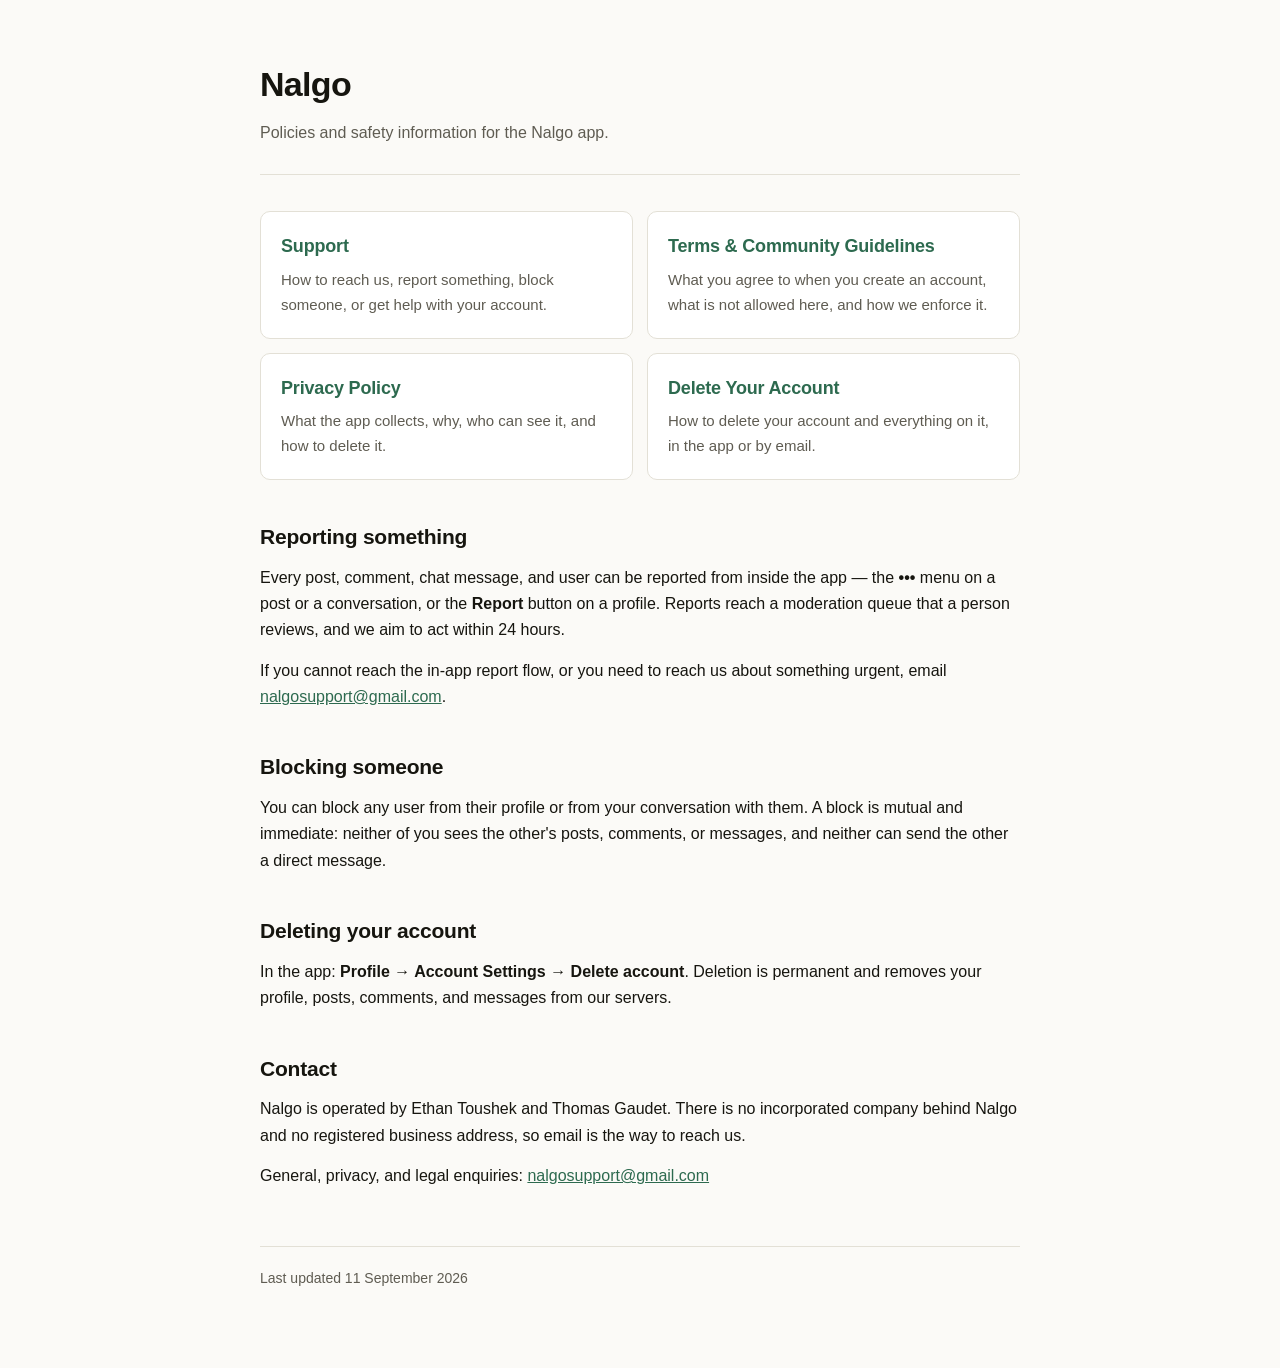
<file: index.html>
<!doctype html>
<html lang="en">
<head>
<meta charset="utf-8">
<meta name="viewport" content="width=device-width, initial-scale=1">
<title>Nalgo — Legal</title>
<link rel="stylesheet" href="style.css">
</head>
<body>

<header>
  <h1>Nalgo</h1>
  <p class="lede">Policies and safety information for the Nalgo app.</p>
</header>

<main>
  <nav class="cards" aria-label="Documents">
    <a class="card" href="support.html">
      <h2>Support</h2>
      <p>How to reach us, report something, block someone, or get help with your account.</p>
    </a>
    <a class="card" href="terms.html">
      <h2>Terms &amp; Community Guidelines</h2>
      <p>What you agree to when you create an account, what is not allowed here, and how we enforce it.</p>
    </a>
    <a class="card" href="privacy.html">
      <h2>Privacy Policy</h2>
      <p>What the app collects, why, who can see it, and how to delete it.</p>
    </a>
    <a class="card" href="delete-account.html">
      <h2>Delete Your Account</h2>
      <p>How to delete your account and everything on it, in the app or by email.</p>
    </a>
  </nav>

  <section>
    <h2>Reporting something</h2>
    <p>
      Every post, comment, chat message, and user can be reported from inside the
      app — the <strong>•••</strong> menu on a post or a conversation, or the
      <strong>Report</strong> button on a profile. Reports reach a moderation
      queue that a person reviews, and we aim to act within 24 hours.
    </p>
    <p>
      If you cannot reach the in-app report flow, or you need to reach us about
      something urgent, email
      <a href="mailto:nalgosupport@gmail.com">nalgosupport@gmail.com</a>.
    </p>
  </section>

  <section>
    <h2>Blocking someone</h2>
    <p>
      You can block any user from their profile or from your conversation with
      them. A block is mutual and immediate: neither of you sees the other's
      posts, comments, or messages, and neither can send the other a direct
      message.
    </p>
  </section>

  <section>
    <h2>Deleting your account</h2>
    <p>
      In the app: <strong>Profile → Account Settings → Delete account</strong>.
      Deletion is permanent and removes your profile, posts, comments, and
      messages from our servers.
    </p>
  </section>

  <section class="contact">
    <h2>Contact</h2>
    <p>
      Nalgo is operated by Ethan Toushek and Thomas Gaudet. There is no
      incorporated company behind Nalgo and no registered business address, so
      email is the way to reach us.
    </p>
    <p>
      General, privacy, and legal enquiries:
      <a href="mailto:nalgosupport@gmail.com">nalgosupport@gmail.com</a>
    </p>
  </section>
</main>

<footer>
  <p>Last updated 11 September 2026</p>
</footer>

</body>
</html>
</file>
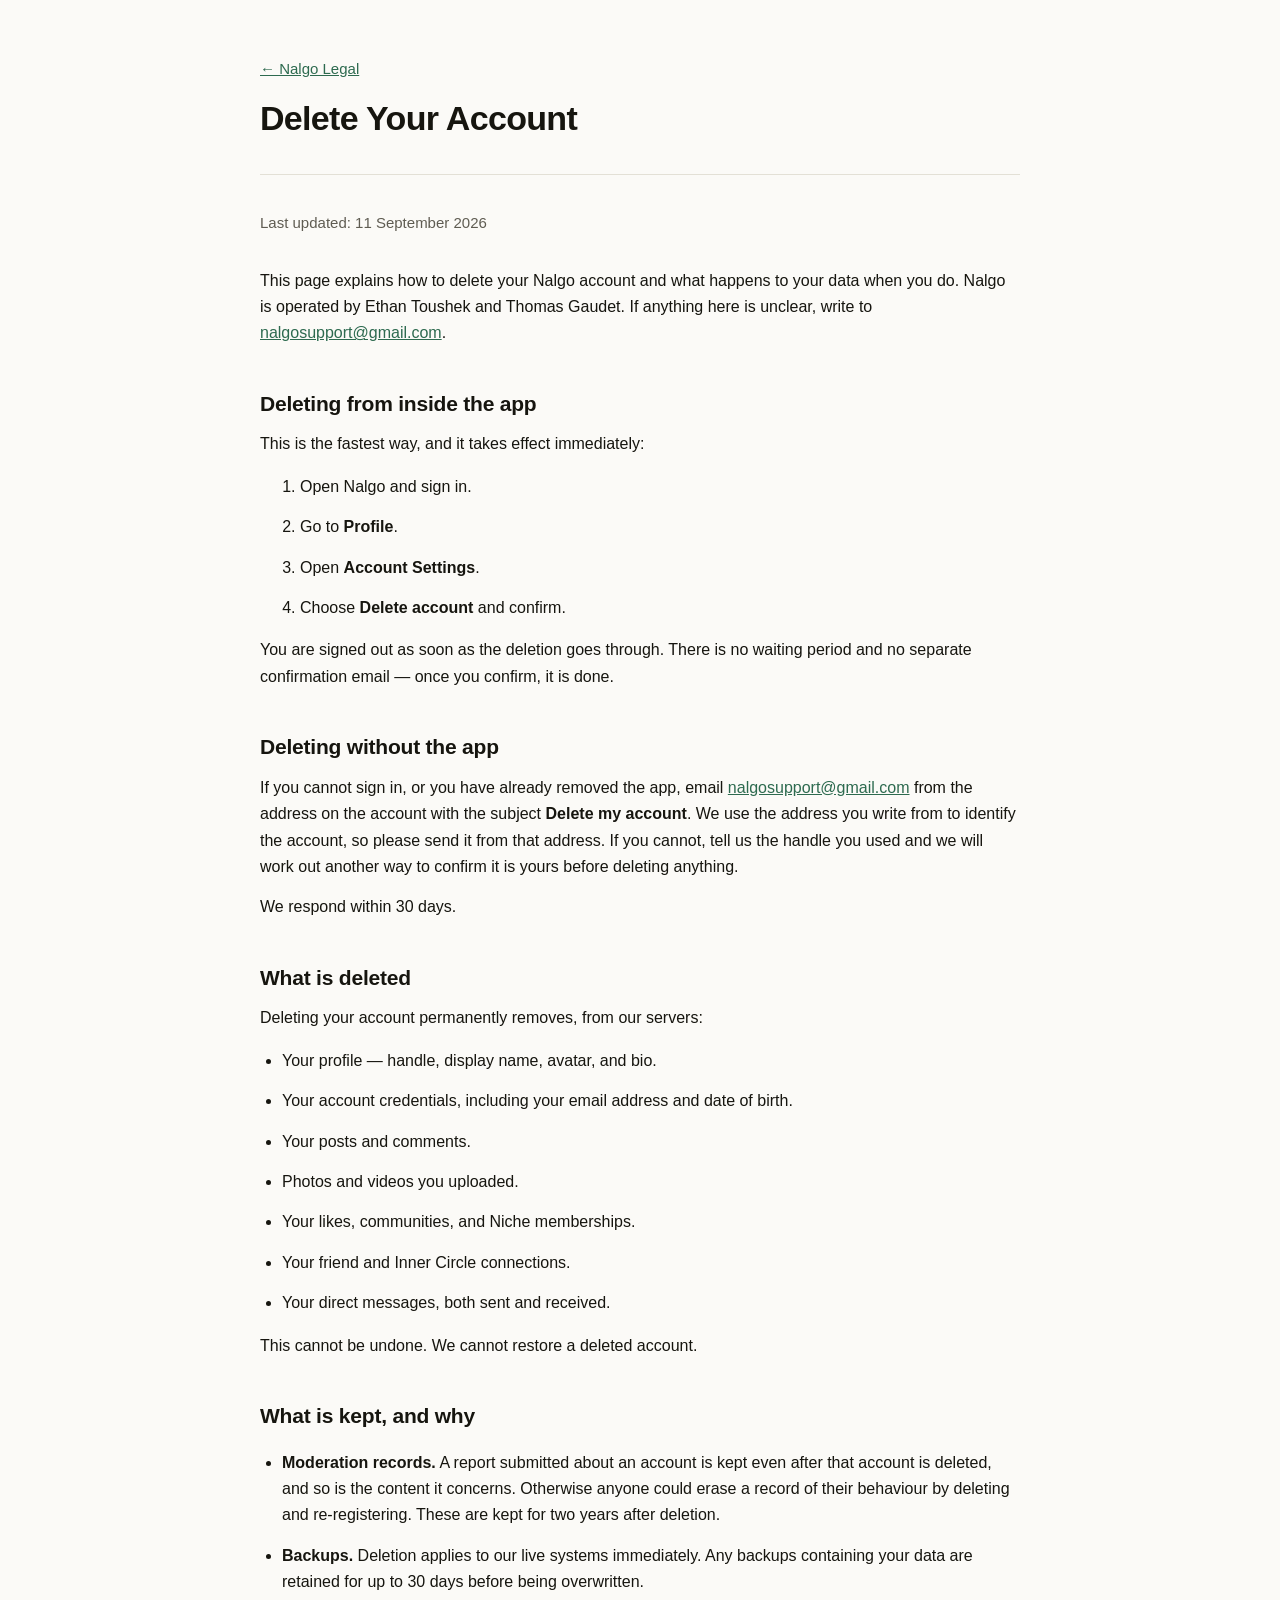
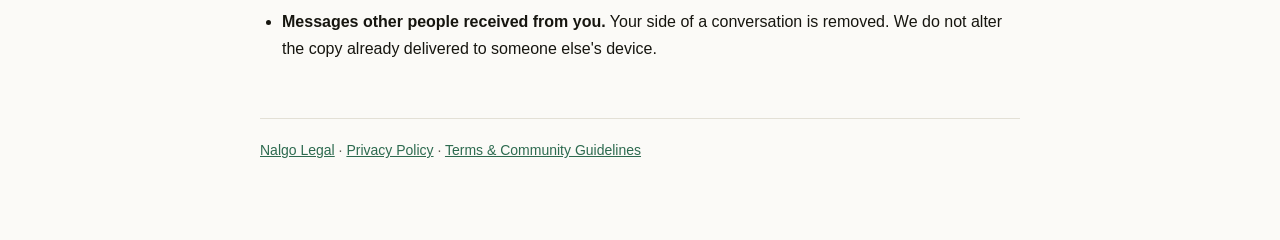
<file: delete-account.html>
<!doctype html>
<html lang="en">
<head>
<meta charset="utf-8">
<meta name="viewport" content="width=device-width, initial-scale=1">
<title>Nalgo — Delete Your Account</title>
<link rel="stylesheet" href="style.css">
</head>
<body>

<header>
  <a class="backlink" href="index.html">← Nalgo Legal</a>
  <h1>Delete Your Account</h1>
</header>

<main>
  <p class="updated">Last updated: 11 September 2026</p>

  <p>
    This page explains how to delete your Nalgo account and what happens to your
    data when you do. Nalgo is operated by
    Ethan Toushek and Thomas Gaudet. If anything here is
    unclear, write to
    <a href="mailto:nalgosupport@gmail.com">nalgosupport@gmail.com</a>.
  </p>

  <h2>Deleting from inside the app</h2>
  <p>This is the fastest way, and it takes effect immediately:</p>
  <ol>
    <li>Open Nalgo and sign in.</li>
    <li>Go to <strong>Profile</strong>.</li>
    <li>Open <strong>Account Settings</strong>.</li>
    <li>Choose <strong>Delete account</strong> and confirm.</li>
  </ol>
  <p>
    You are signed out as soon as the deletion goes through. There is no waiting
    period and no separate confirmation email — once you confirm, it is done.
  </p>

  <h2>Deleting without the app</h2>
  <p>
    If you cannot sign in, or you have already removed the app, email
    <a href="mailto:nalgosupport@gmail.com">nalgosupport@gmail.com</a> from the
    address on the account with the subject <strong>Delete my account</strong>.
    We use the address you write from to identify the account, so please send it
    from that address. If you cannot, tell us the handle you used and we will
    work out another way to confirm it is yours before deleting anything.
  </p>
  <p>
    We respond within
    30 days.
  </p>

  <h2>What is deleted</h2>
  <p>Deleting your account permanently removes, from our servers:</p>
  <ul>
    <li>Your profile — handle, display name, avatar, and bio.</li>
    <li>Your account credentials, including your email address and date of birth.</li>
    <li>Your posts and comments.</li>
    <li>Photos and videos you uploaded.</li>
    <li>Your likes, communities, and Niche memberships.</li>
    <li>Your friend and Inner Circle connections.</li>
    <li>Your direct messages, both sent and received.</li>
  </ul>
  <p>This cannot be undone. We cannot restore a deleted account.</p>

  <h2>What is kept, and why</h2>
  <ul>
    <li>
      <strong>Moderation records.</strong> A report submitted about an account is
      kept even after that account is deleted, and so is the content it
      concerns. Otherwise anyone could erase a record of their behaviour by
      deleting and re-registering. These are kept for
      two years after deletion.
    </li>
    <li>
      <strong>Backups.</strong> Deletion applies to our live systems immediately.
      Any backups containing your data are retained for
      up to 30 days before being
      overwritten.
    </li>
    <li>
      <strong>Messages other people received from you.</strong> Your side of a
      conversation is removed. We do not alter the copy already delivered to
      someone else's device.
    </li>
  </ul>
</main>

<footer>
  <p><a href="index.html">Nalgo Legal</a> · <a href="privacy.html">Privacy Policy</a> · <a href="terms.html">Terms &amp; Community Guidelines</a></p>
</footer>

</body>
</html>
</file>
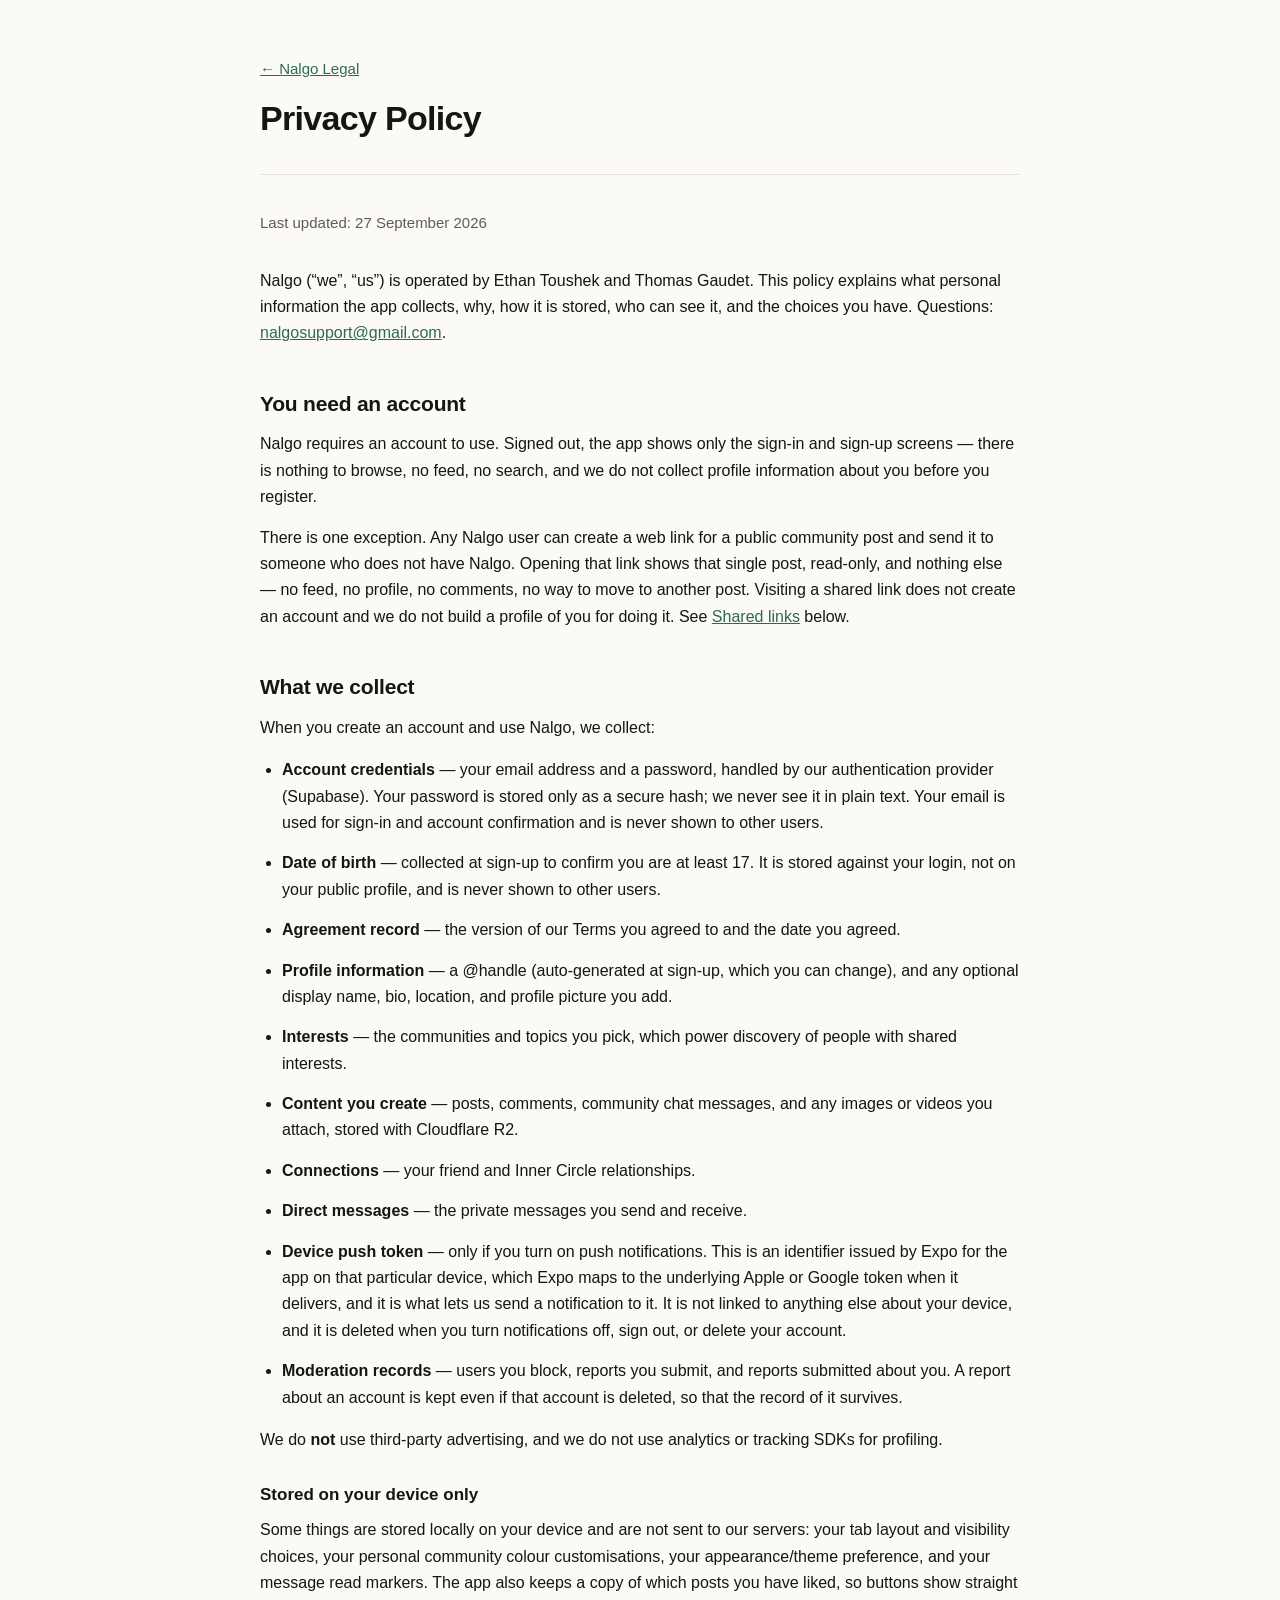
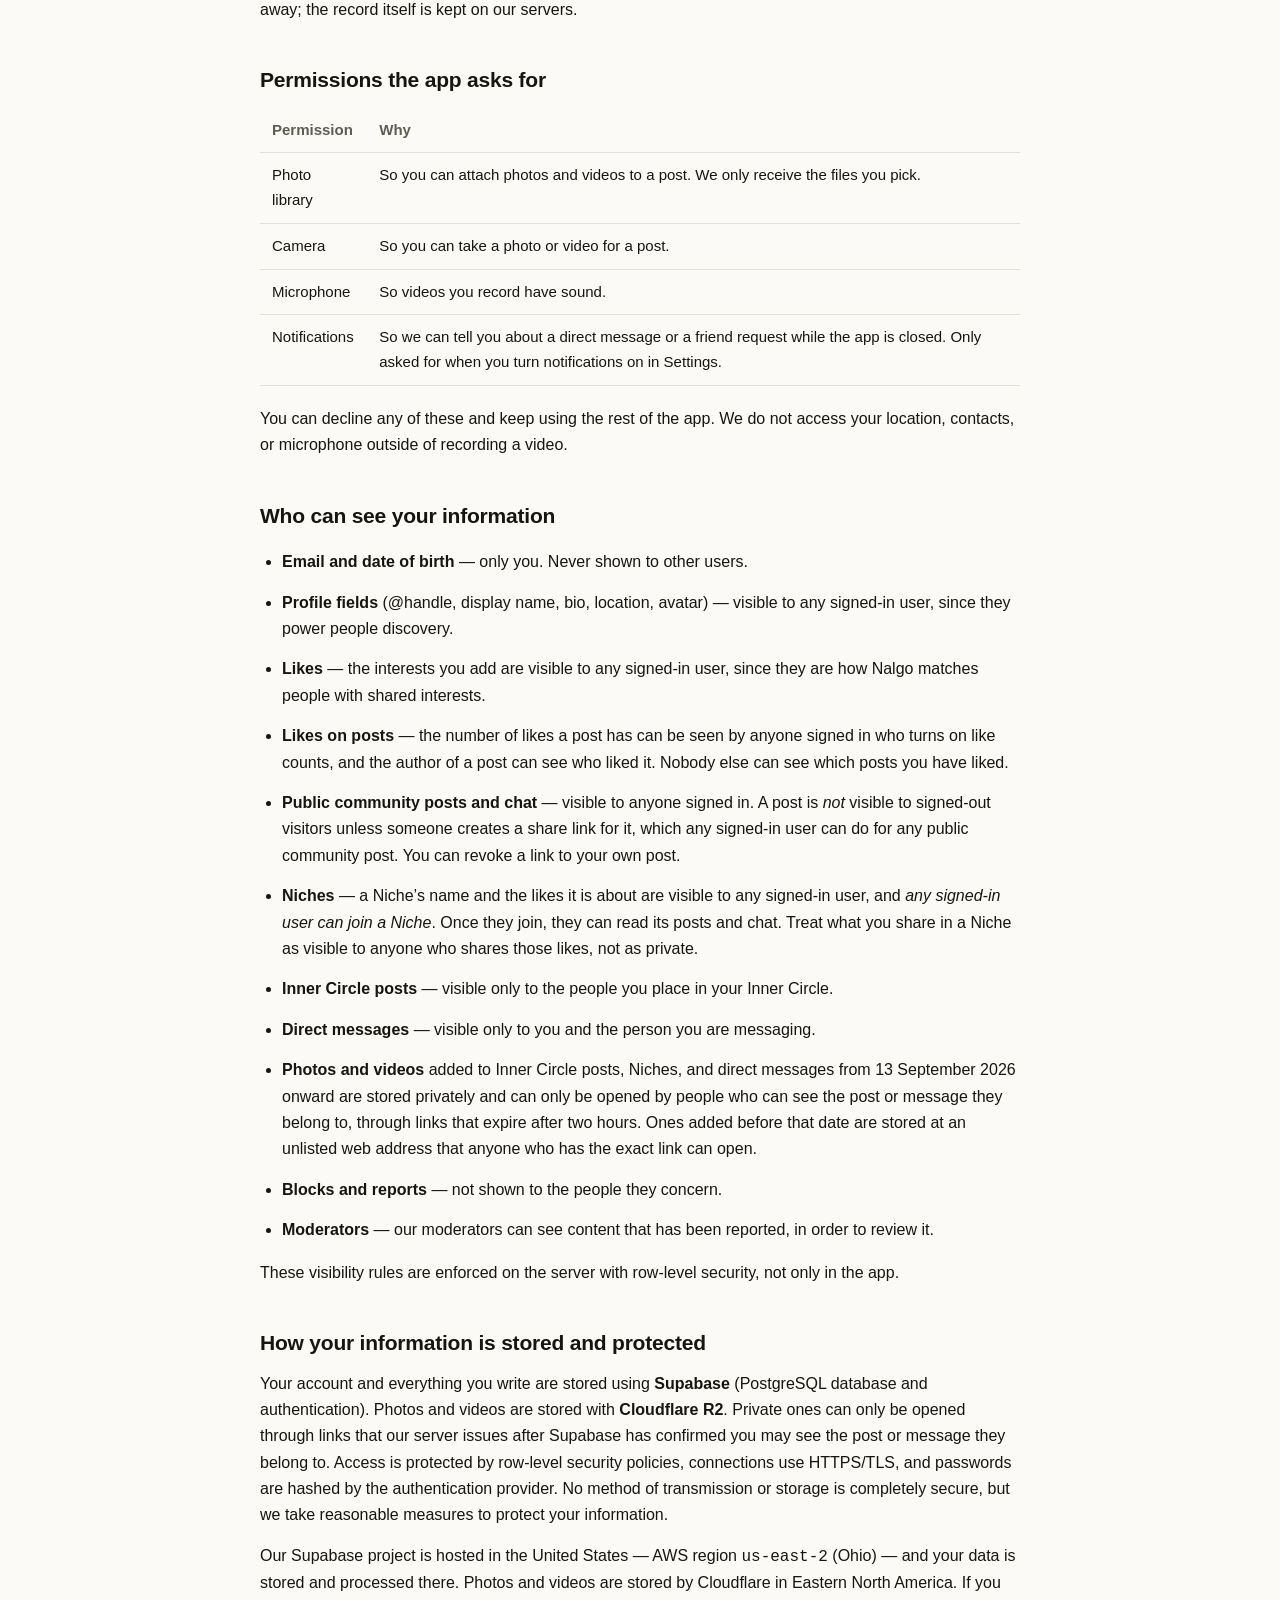
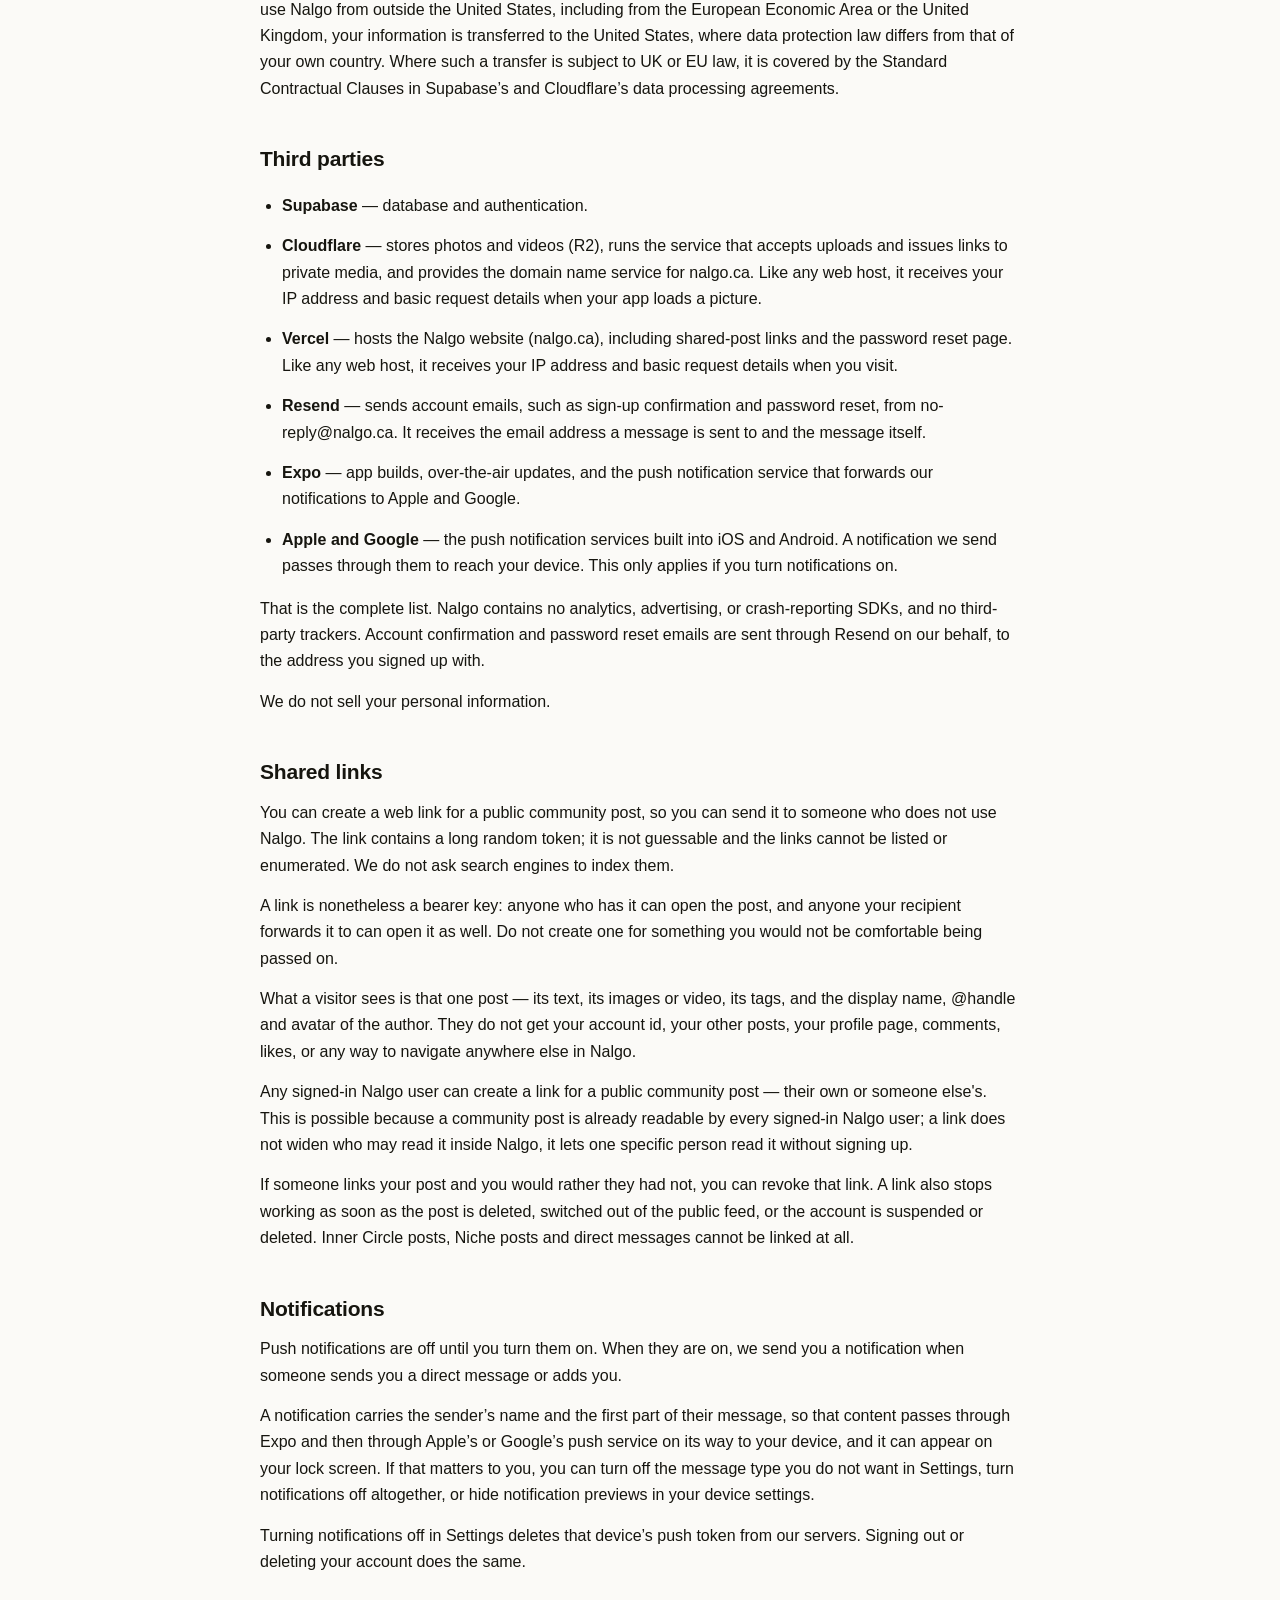
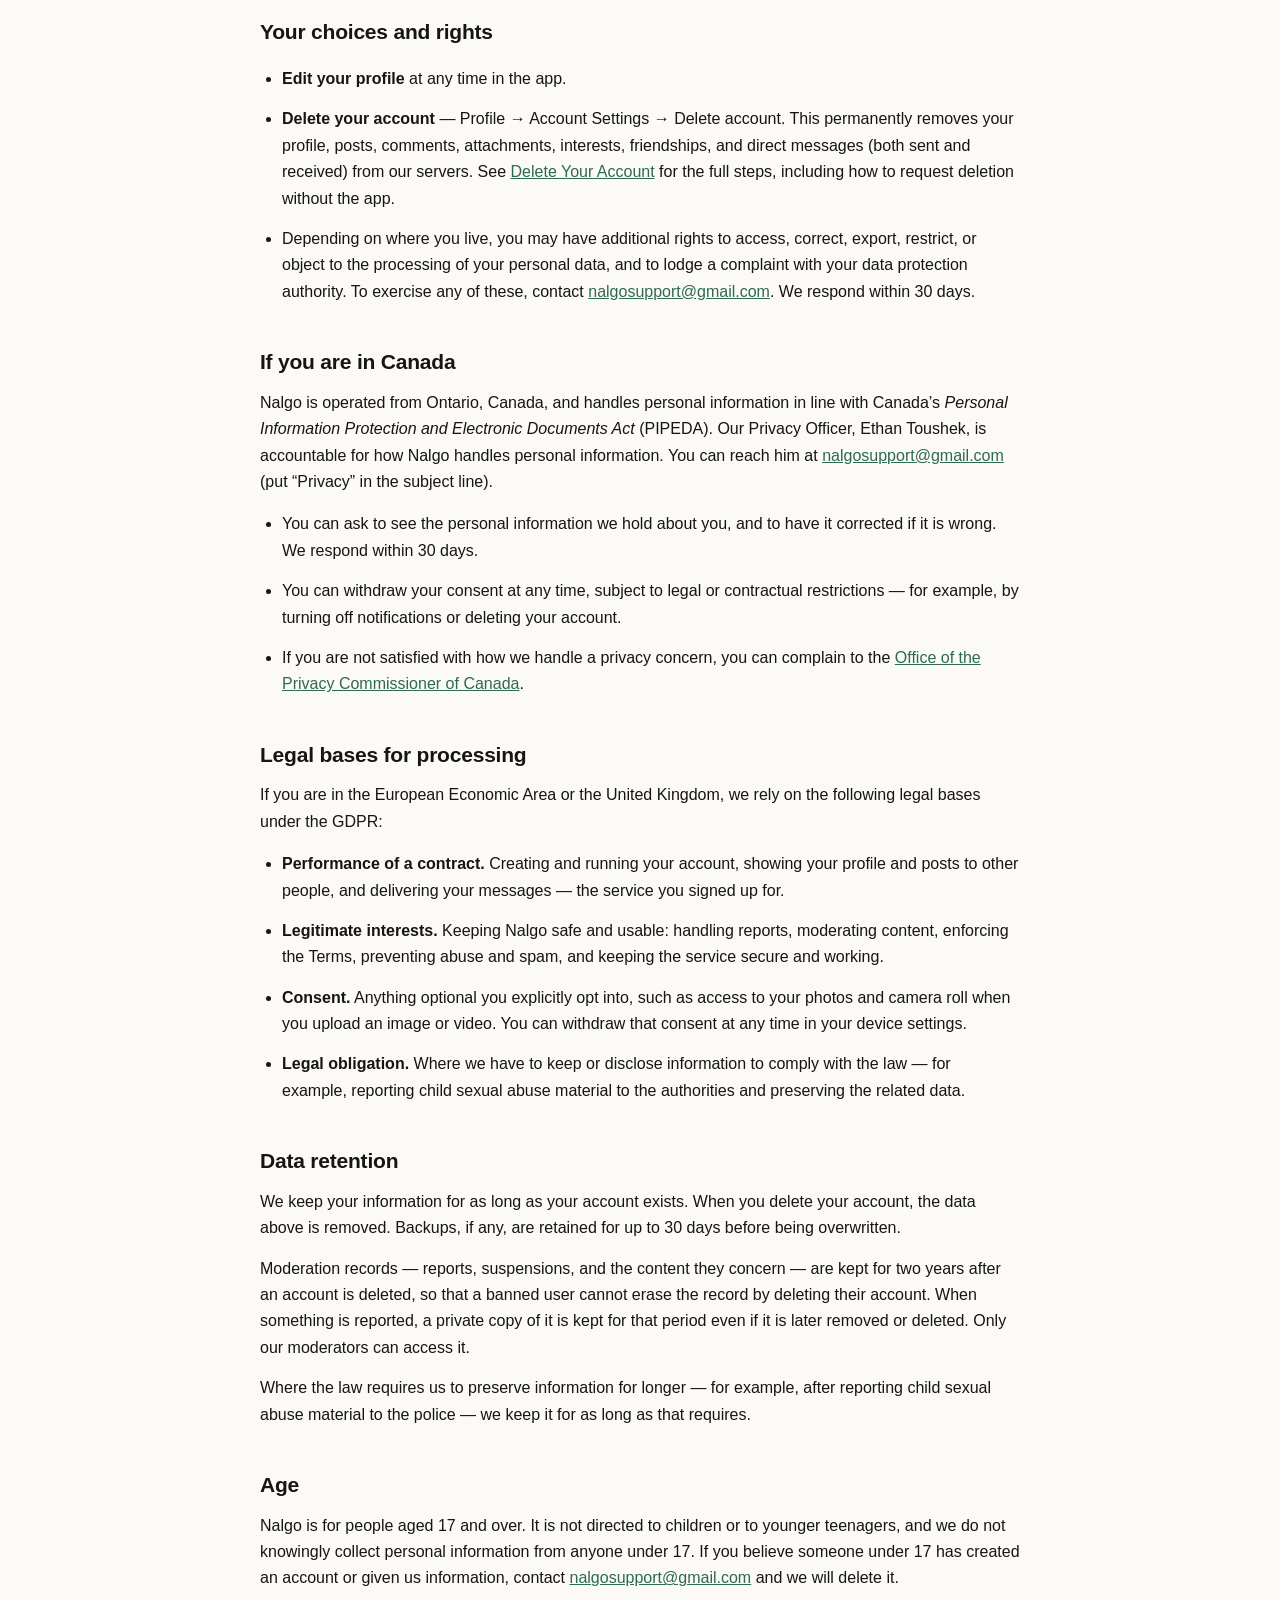
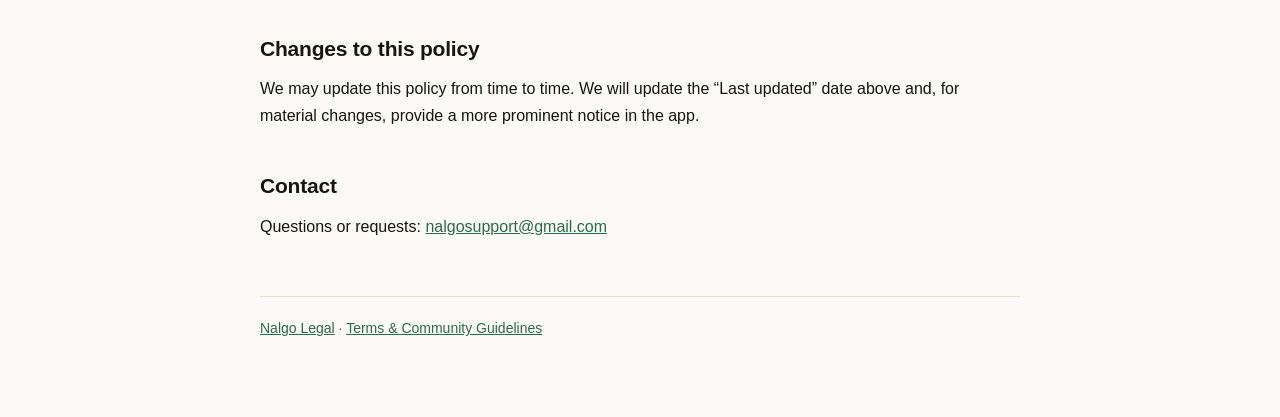
<file: privacy.html>
<!doctype html>
<html lang="en">
<head>
<meta charset="utf-8">
<meta name="viewport" content="width=device-width, initial-scale=1">
<title>Nalgo — Privacy Policy</title>
<link rel="stylesheet" href="style.css">
</head>
<body>

<header>
  <a class="backlink" href="index.html">← Nalgo Legal</a>
  <h1>Privacy Policy</h1>
</header>

<main>
  <p class="updated">Last updated: 27 September 2026</p>

  <p>
    Nalgo (“we”, “us”) is operated by
    Ethan Toushek and Thomas Gaudet. This policy explains what
    personal information the app collects, why, how it is stored, who can see
    it, and the choices you have. Questions:
    <a href="mailto:nalgosupport@gmail.com">nalgosupport@gmail.com</a>.
  </p>

  <h2>You need an account</h2>
  <p>
    Nalgo requires an account to use. Signed out, the app shows only the sign-in
    and sign-up screens — there is nothing to browse, no feed, no search, and
    we do not collect profile information about you before you register.
  </p>
  <p>
    There is one exception. Any Nalgo user can create a web link for a public
    community post and send it to someone who does not have Nalgo. Opening that
    link shows that single post, read-only, and nothing else — no feed, no
    profile, no comments, no way to move to another post. Visiting a shared link
    does not create an account and we do not build a profile of you for doing
    it. See <a href="#shared-links">Shared links</a> below.
  </p>

  <h2>What we collect</h2>
  <p>When you create an account and use Nalgo, we collect:</p>
  <ul>
    <li>
      <strong>Account credentials</strong> — your email address and a password,
      handled by our authentication provider (Supabase). Your password is stored
      only as a secure hash; we never see it in plain text. Your email is used
      for sign-in and account confirmation and is never shown to other users.
    </li>
    <li>
      <strong>Date of birth</strong> — collected at sign-up to confirm you are
      at least 17. It is stored against your login, not on your public profile,
      and is never shown to other users.
    </li>
    <li>
      <strong>Agreement record</strong> — the version of our Terms you agreed to
      and the date you agreed.
    </li>
    <li>
      <strong>Profile information</strong> — a @handle (auto-generated at
      sign-up, which you can change), and any optional display name, bio,
      location, and profile picture you add.
    </li>
    <li>
      <strong>Interests</strong> — the communities and topics you pick, which
      power discovery of people with shared interests.
    </li>
    <li>
      <strong>Content you create</strong> — posts, comments, community chat
      messages, and any images or videos you attach, stored with Cloudflare R2.
    </li>
    <li><strong>Connections</strong> — your friend and Inner Circle relationships.</li>
    <li><strong>Direct messages</strong> — the private messages you send and receive.</li>
    <li>
      <strong>Device push token</strong> — only if you turn on push
      notifications. This is an identifier issued by Expo for the app on that
      particular device, which Expo maps to the underlying Apple or Google
      token when it delivers, and it is what lets us send a notification to it. It is not linked to anything else about your device, and it is
      deleted when you turn notifications off, sign out, or delete your account.
    </li>
    <li>
      <strong>Moderation records</strong> — users you block, reports you submit,
      and reports submitted about you. A report about an account is kept even if
      that account is deleted, so that the record of it survives.
    </li>
  </ul>

  <p>
    We do <strong>not</strong> use third-party advertising, and we do not use
    analytics or tracking SDKs for profiling.
  </p>

  <h3>Stored on your device only</h3>
  <p>
    Some things are stored locally on your device and are not sent to our
    servers: your tab layout and visibility choices, your personal community
    colour customisations, your appearance/theme preference, and your message
    read markers. The app also keeps a copy of which posts you have liked, so
    buttons show straight away; the record itself is kept on our servers.
  </p>

  <h2>Permissions the app asks for</h2>
  <div class="table-wrap">
    <table>
      <thead>
        <tr><th>Permission</th><th>Why</th></tr>
      </thead>
      <tbody>
        <tr>
          <td>Photo library</td>
          <td>So you can attach photos and videos to a post. We only receive the files you pick.</td>
        </tr>
        <tr>
          <td>Camera</td>
          <td>So you can take a photo or video for a post.</td>
        </tr>
        <tr>
          <td>Microphone</td>
          <td>So videos you record have sound.</td>
        </tr>
        <tr>
          <td>Notifications</td>
          <td>So we can tell you about a direct message or a friend request while the app is closed. Only asked for when you turn notifications on in Settings.</td>
        </tr>
      </tbody>
    </table>
  </div>
  <p>
    You can decline any of these and keep using the rest of the app. We do not
    access your location, contacts, or microphone outside of recording a video.
  </p>

  <h2>Who can see your information</h2>
  <ul>
    <li><strong>Email and date of birth</strong> — only you. Never shown to other users.</li>
    <li><strong>Profile fields</strong> (@handle, display name, bio, location, avatar) — visible to any signed-in user, since they power people discovery.</li>
    <li><strong>Likes</strong> — the interests you add are visible to any signed-in user, since they are how Nalgo matches people with shared interests.</li>
    <li><strong>Likes on posts</strong> — the number of likes a post has can be seen by anyone signed in who turns on like counts, and the author of a post can see who liked it. Nobody else can see which posts you have liked.</li>
    <li><strong>Public community posts and chat</strong> — visible to anyone signed in. A post is <em>not</em> visible to signed-out visitors unless someone creates a share link for it, which any signed-in user can do for any public community post. You can revoke a link to your own post.</li>
    <li><strong>Niches</strong> — a Niche’s name and the likes it is about are visible to any signed-in user, and <em>any signed-in user can join a Niche</em>. Once they join, they can read its posts and chat. Treat what you share in a Niche as visible to anyone who shares those likes, not as private.</li>
    <li><strong>Inner Circle posts</strong> — visible only to the people you place in your Inner Circle.</li>
    <li><strong>Direct messages</strong> — visible only to you and the person you are messaging.</li>
    <li><strong>Photos and videos</strong> added to Inner Circle posts, Niches, and direct messages from 13 September 2026 onward are stored privately and can only be opened by people who can see the post or message they belong to, through links that expire after two hours. Ones added before that date are stored at an unlisted web address that anyone who has the exact link can open.</li>
    <li><strong>Blocks and reports</strong> — not shown to the people they concern.</li>
    <li><strong>Moderators</strong> — our moderators can see content that has been reported, in order to review it.</li>
  </ul>
  <p>
    These visibility rules are enforced on the server with row-level security,
    not only in the app.
  </p>

  <h2>How your information is stored and protected</h2>
  <p>
    Your account and everything you write are stored using
    <strong>Supabase</strong> (PostgreSQL database and authentication). Photos and
    videos are stored with <strong>Cloudflare R2</strong>. Private ones can only be
    opened through links that our server issues after Supabase has confirmed you
    may see the post or message they belong to. Access is protected by row-level security
    policies, connections use HTTPS/TLS, and passwords are hashed by the
    authentication provider. No method of transmission or storage is completely
    secure, but we take reasonable measures to protect your information.
  </p>
  <p>
    Our Supabase project is hosted in the United States — AWS region
    <code>us-east-2</code> (Ohio) — and your data is stored and processed there.
    Photos and videos are stored by Cloudflare in Eastern North America.
    If you use Nalgo from outside the United States, including from the European
    Economic Area or the United Kingdom, your information is transferred to the
    United States, where data protection law differs from that of your own
    country. Where such a transfer is subject to UK or EU law, it is covered by
    the Standard Contractual Clauses in Supabase’s and Cloudflare’s data
    processing agreements.
  </p>

  <h2>Third parties</h2>
  <ul>
    <li><strong>Supabase</strong> — database and authentication.</li>
    <li><strong>Cloudflare</strong> — stores photos and videos (R2), runs the
      service that accepts uploads and issues links to private media, and
      provides the domain name service for nalgo.ca. Like any web host, it
      receives your IP address and basic request details when your app loads a
      picture.</li>
    <li><strong>Vercel</strong> — hosts the Nalgo website (nalgo.ca), including
      shared-post links and the password reset page. Like any web host, it
      receives your IP address and basic request details when you visit.</li>
    <li><strong>Resend</strong> — sends account emails, such as sign-up
      confirmation and password reset, from no-reply@nalgo.ca. It receives the
      email address a message is sent to and the message itself.</li>
    <li><strong>Expo</strong> — app builds, over-the-air updates, and the push
      notification service that forwards our notifications to Apple and Google.</li>
    <li><strong>Apple and Google</strong> — the push notification services built
      into iOS and Android. A notification we send passes through them to reach
      your device. This only applies if you turn notifications on.</li>
  </ul>
  <p>
    That is the complete list. Nalgo contains no analytics, advertising, or
    crash-reporting SDKs, and no third-party trackers. Account confirmation and
    password reset emails are sent through Resend on our behalf, to the address
    you signed up with.
  </p>
  <p>We do not sell your personal information.</p>

  <h2 id="shared-links">Shared links</h2>
  <p>
    You can create a web link for a public community post, so you can send it to
    someone who does not use Nalgo. The link contains a long random token;
    it is not guessable and the links cannot be listed or enumerated. We do not
    ask search engines to index them.
  </p>
  <p>
    A link is nonetheless a bearer key: anyone who has it can open the post, and
    anyone your recipient forwards it to can open it as well. Do not create one
    for something you would not be comfortable being passed on.
  </p>
  <p>
    What a visitor sees is that one post — its text, its images or video, its
    tags, and the display name, @handle and avatar of the author. They do not
    get your account id, your other posts, your profile page, comments, likes,
    or any way to navigate anywhere else in Nalgo.
  </p>
  <p>
    Any signed-in Nalgo user can create a link for a public community post —
    their own or someone else's. This is possible because a community post is
    already readable by every signed-in Nalgo user; a link does not widen who
    may read it inside Nalgo, it lets one specific person read it without
    signing up.
  </p>
  <p>
    If someone links your post and you would rather they had not, you can revoke
    that link. A link also stops working as soon as the post is deleted,
    switched out of the public feed, or the account is suspended or deleted.
    Inner Circle posts, Niche posts and direct messages cannot be linked at all.
  </p>

  <h2>Notifications</h2>
  <p>
    Push notifications are off until you turn them on. When they are on, we send
    you a notification when someone sends you a direct message or adds you.
  </p>
  <p>
    A notification carries the sender’s name and the first part of their
    message, so that content passes through Expo and then through Apple’s or
    Google’s push service on its way to your device, and it can appear on your
    lock screen. If that matters to you, you can turn off the message type you
    do not want in Settings, turn notifications off altogether, or hide
    notification previews in your device settings.
  </p>
  <p>
    Turning notifications off in Settings deletes that device’s push token from
    our servers. Signing out or deleting your account does the same.
  </p>

  <h2>Your choices and rights</h2>
  <ul>
    <li><strong>Edit your profile</strong> at any time in the app.</li>
    <li>
      <strong>Delete your account</strong> — Profile → Account Settings → Delete
      account. This permanently removes your profile, posts, comments,
      attachments, interests, friendships, and direct messages (both sent and
      received) from our servers. See
      <a href="delete-account.html">Delete Your Account</a> for the full steps,
      including how to request deletion without the app.
    </li>
    <li>
      Depending on where you live, you may have additional rights to access,
      correct, export, restrict, or object to the processing of your personal
      data, and to lodge a complaint with your data protection authority. To
      exercise any of these, contact
      <a href="mailto:nalgosupport@gmail.com">nalgosupport@gmail.com</a>. We respond within
      30 days.
    </li>
  </ul>
  <h2>If you are in Canada</h2>
  <p>
    Nalgo is operated from Ontario, Canada, and handles personal information in
    line with Canada’s <em>Personal Information Protection and Electronic
    Documents Act</em> (PIPEDA). Our Privacy Officer, Ethan Toushek, is
    accountable for how Nalgo handles personal information. You can reach him at
    <a href="mailto:nalgosupport@gmail.com">nalgosupport@gmail.com</a>
    (put “Privacy” in the subject line).
  </p>
  <ul>
    <li>
      You can ask to see the personal information we hold about you, and to have
      it corrected if it is wrong. We respond within 30 days.
    </li>
    <li>
      You can withdraw your consent at any time, subject to legal or contractual
      restrictions — for example, by turning off notifications or deleting your
      account.
    </li>
    <li>
      If you are not satisfied with how we handle a privacy concern, you can
      complain to the
      <a href="https://www.priv.gc.ca/en/report-a-concern/">Office of the Privacy Commissioner of Canada</a>.
    </li>
  </ul>

  <h2>Legal bases for processing</h2>
  <p>
    If you are in the European Economic Area or the United Kingdom, we rely on
    the following legal bases under the GDPR:
  </p>
  <ul>
    <li>
      <strong>Performance of a contract.</strong> Creating and running your
      account, showing your profile and posts to other people, and delivering
      your messages — the service you signed up for.
    </li>
    <li>
      <strong>Legitimate interests.</strong> Keeping Nalgo safe and usable:
      handling reports, moderating content, enforcing the Terms, preventing
      abuse and spam, and keeping the service secure and working.
    </li>
    <li>
      <strong>Consent.</strong> Anything optional you explicitly opt into, such
      as access to your photos and camera roll when you upload an image or
      video. You can withdraw that consent at any time in your device settings.
    </li>
    <li>
      <strong>Legal obligation.</strong> Where we have to keep or disclose
      information to comply with the law — for example, reporting child sexual
      abuse material to the authorities and preserving the related data.
    </li>
  </ul>

  <h2>Data retention</h2>
  <p>
    We keep your information for as long as your account exists. When you delete
    your account, the data above is removed. Backups, if any, are retained for
    up to 30 days before being
    overwritten.
  </p>
  <p>
    Moderation records — reports, suspensions, and the content they concern —
    are kept for two years after an account is deleted,
    so that a banned user cannot erase the record by deleting their account.
    When something is reported, a private copy of it is kept for that period
    even if it is later removed or deleted. Only our moderators can access it.
  </p>
  <p>
    Where the law requires us to preserve information for longer — for example,
    after reporting child sexual abuse material to the police — we keep it for as
    long as that requires.
  </p>

  <h2>Age</h2>
  <p>
    Nalgo is for people aged 17 and over. It is not directed to children or to
    younger teenagers, and we do not knowingly collect personal information
    from anyone under 17. If you believe someone under 17 has created an
    account or given us information, contact
    <a href="mailto:nalgosupport@gmail.com">nalgosupport@gmail.com</a> and we will delete
    it.
  </p>

  <h2>Changes to this policy</h2>
  <p>
    We may update this policy from time to time. We will update the “Last
    updated” date above and, for material changes, provide a more prominent
    notice in the app.
  </p>

  <h2>Contact</h2>
  <p>
    Questions or requests:
    <a href="mailto:nalgosupport@gmail.com">nalgosupport@gmail.com</a>
  </p>
</main>

<footer>
  <p><a href="index.html">Nalgo Legal</a> · <a href="terms.html">Terms &amp; Community Guidelines</a></p>
</footer>

</body>
</html>
</file>
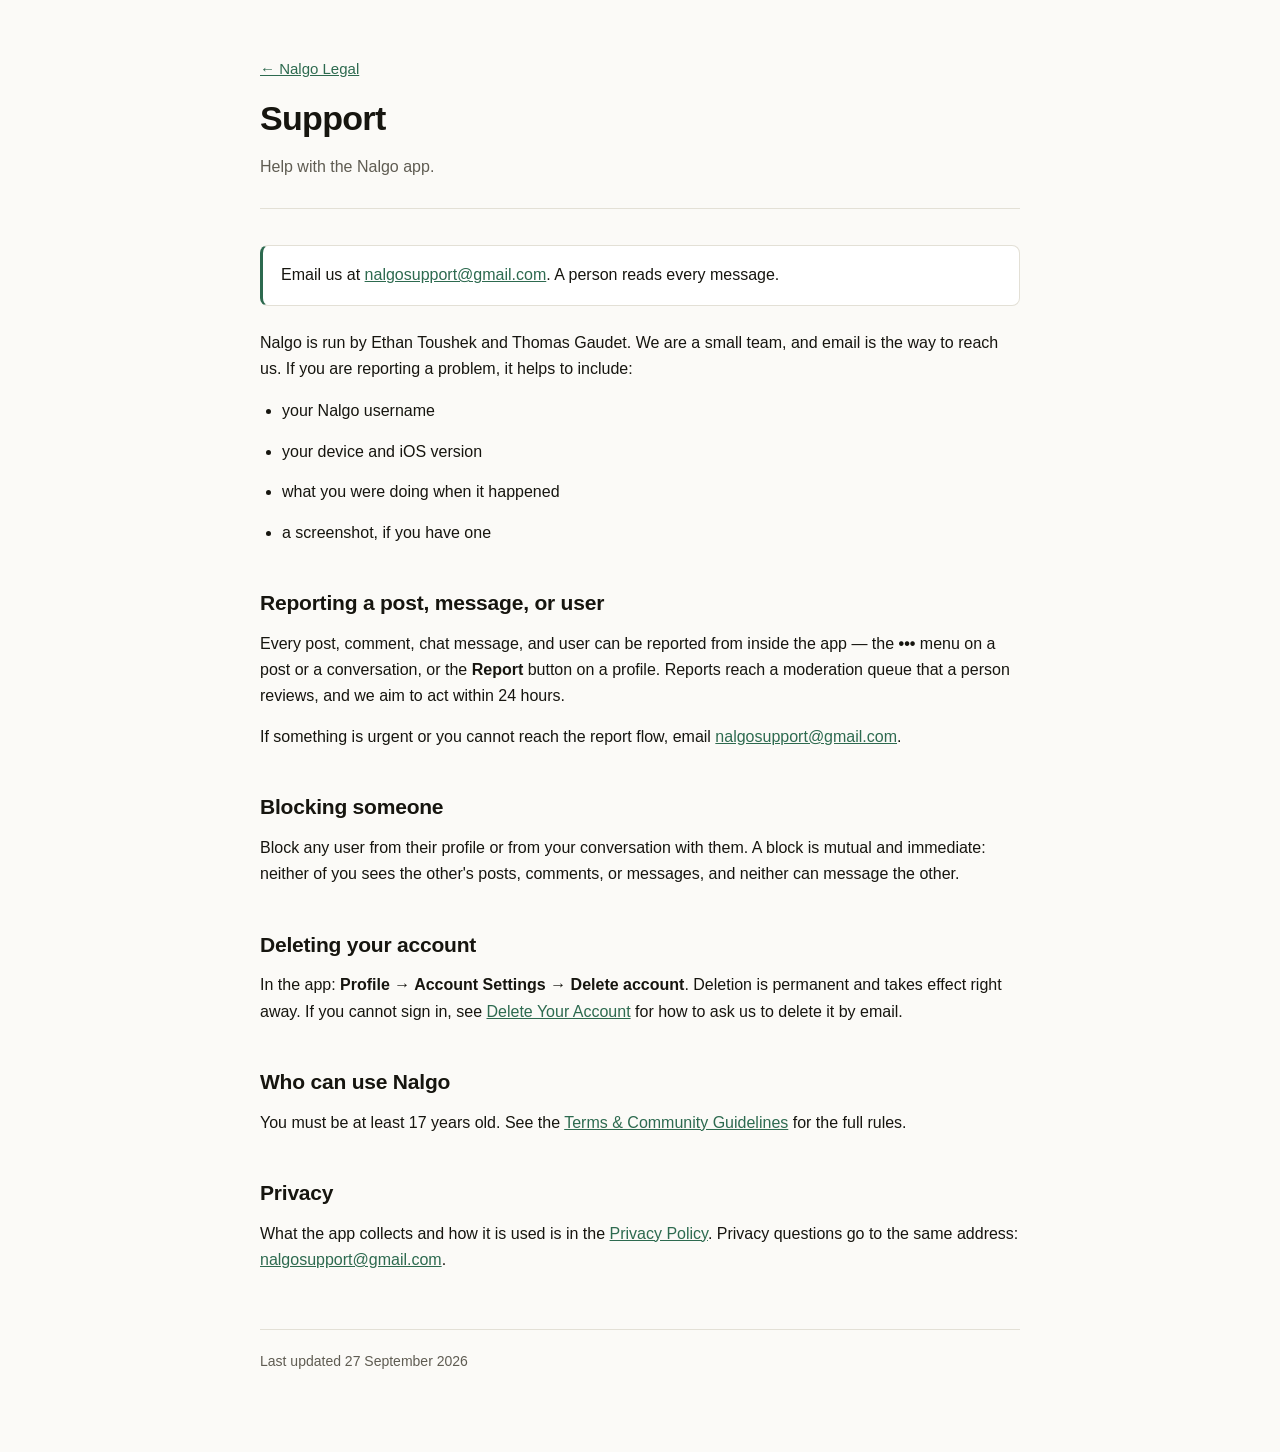
<file: support.html>
<!doctype html>
<html lang="en">
<head>
<meta charset="utf-8">
<meta name="viewport" content="width=device-width, initial-scale=1">
<title>Nalgo — Support</title>
<link rel="stylesheet" href="style.css">
</head>
<body>

<header>
  <a class="backlink" href="index.html">← Nalgo Legal</a>
  <h1>Support</h1>
  <p class="lede">Help with the Nalgo app.</p>
</header>

<main>
  <div class="callout">
    <p>
      Email us at
      <a href="mailto:nalgosupport@gmail.com">nalgosupport@gmail.com</a>.
      A person reads every message.
    </p>
  </div>

  <p>
    Nalgo is run by Ethan Toushek and Thomas Gaudet. We are a small team, and
    email is the way to reach us. If you are reporting a problem, it helps to
    include:
  </p>
  <ul>
    <li>your Nalgo username</li>
    <li>your device and iOS version</li>
    <li>what you were doing when it happened</li>
    <li>a screenshot, if you have one</li>
  </ul>

  <h2>Reporting a post, message, or user</h2>
  <p>
    Every post, comment, chat message, and user can be reported from inside the
    app — the <strong>•••</strong> menu on a post or a conversation, or the
    <strong>Report</strong> button on a profile. Reports reach a moderation
    queue that a person reviews, and we aim to act within 24 hours.
  </p>
  <p>
    If something is urgent or you cannot reach the report flow, email
    <a href="mailto:nalgosupport@gmail.com">nalgosupport@gmail.com</a>.
  </p>

  <h2>Blocking someone</h2>
  <p>
    Block any user from their profile or from your conversation with them. A
    block is mutual and immediate: neither of you sees the other's posts,
    comments, or messages, and neither can message the other.
  </p>

  <h2>Deleting your account</h2>
  <p>
    In the app: <strong>Profile → Account Settings → Delete account</strong>.
    Deletion is permanent and takes effect right away. If you cannot sign in,
    see <a href="delete-account.html">Delete Your Account</a> for how to ask us
    to delete it by email.
  </p>

  <h2>Who can use Nalgo</h2>
  <p>
    You must be at least 17 years old. See the
    <a href="terms.html">Terms &amp; Community Guidelines</a> for the full rules.
  </p>

  <h2>Privacy</h2>
  <p>
    What the app collects and how it is used is in the
    <a href="privacy.html">Privacy Policy</a>. Privacy questions go to the same
    address: <a href="mailto:nalgosupport@gmail.com">nalgosupport@gmail.com</a>.
  </p>
</main>

<footer>
  <p>Last updated 27 September 2026</p>
</footer>

</body>
</html>
</file>
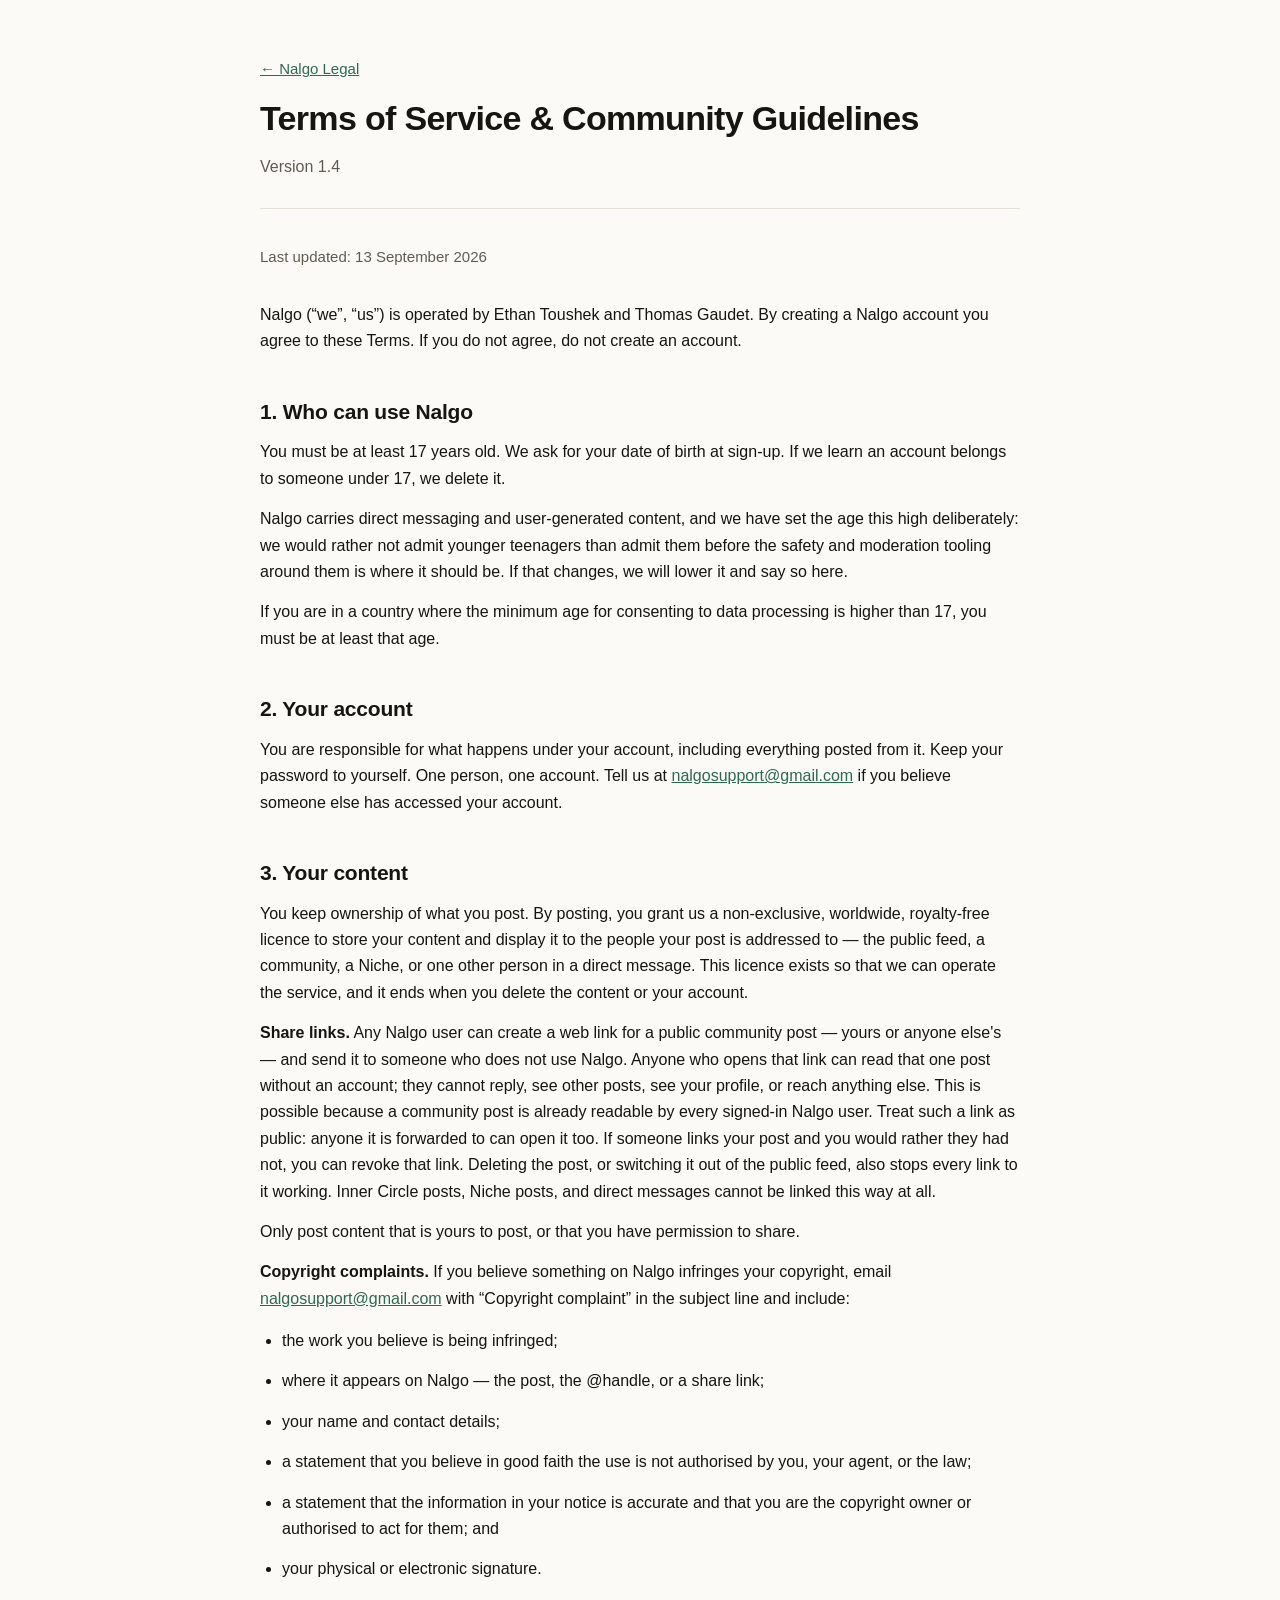
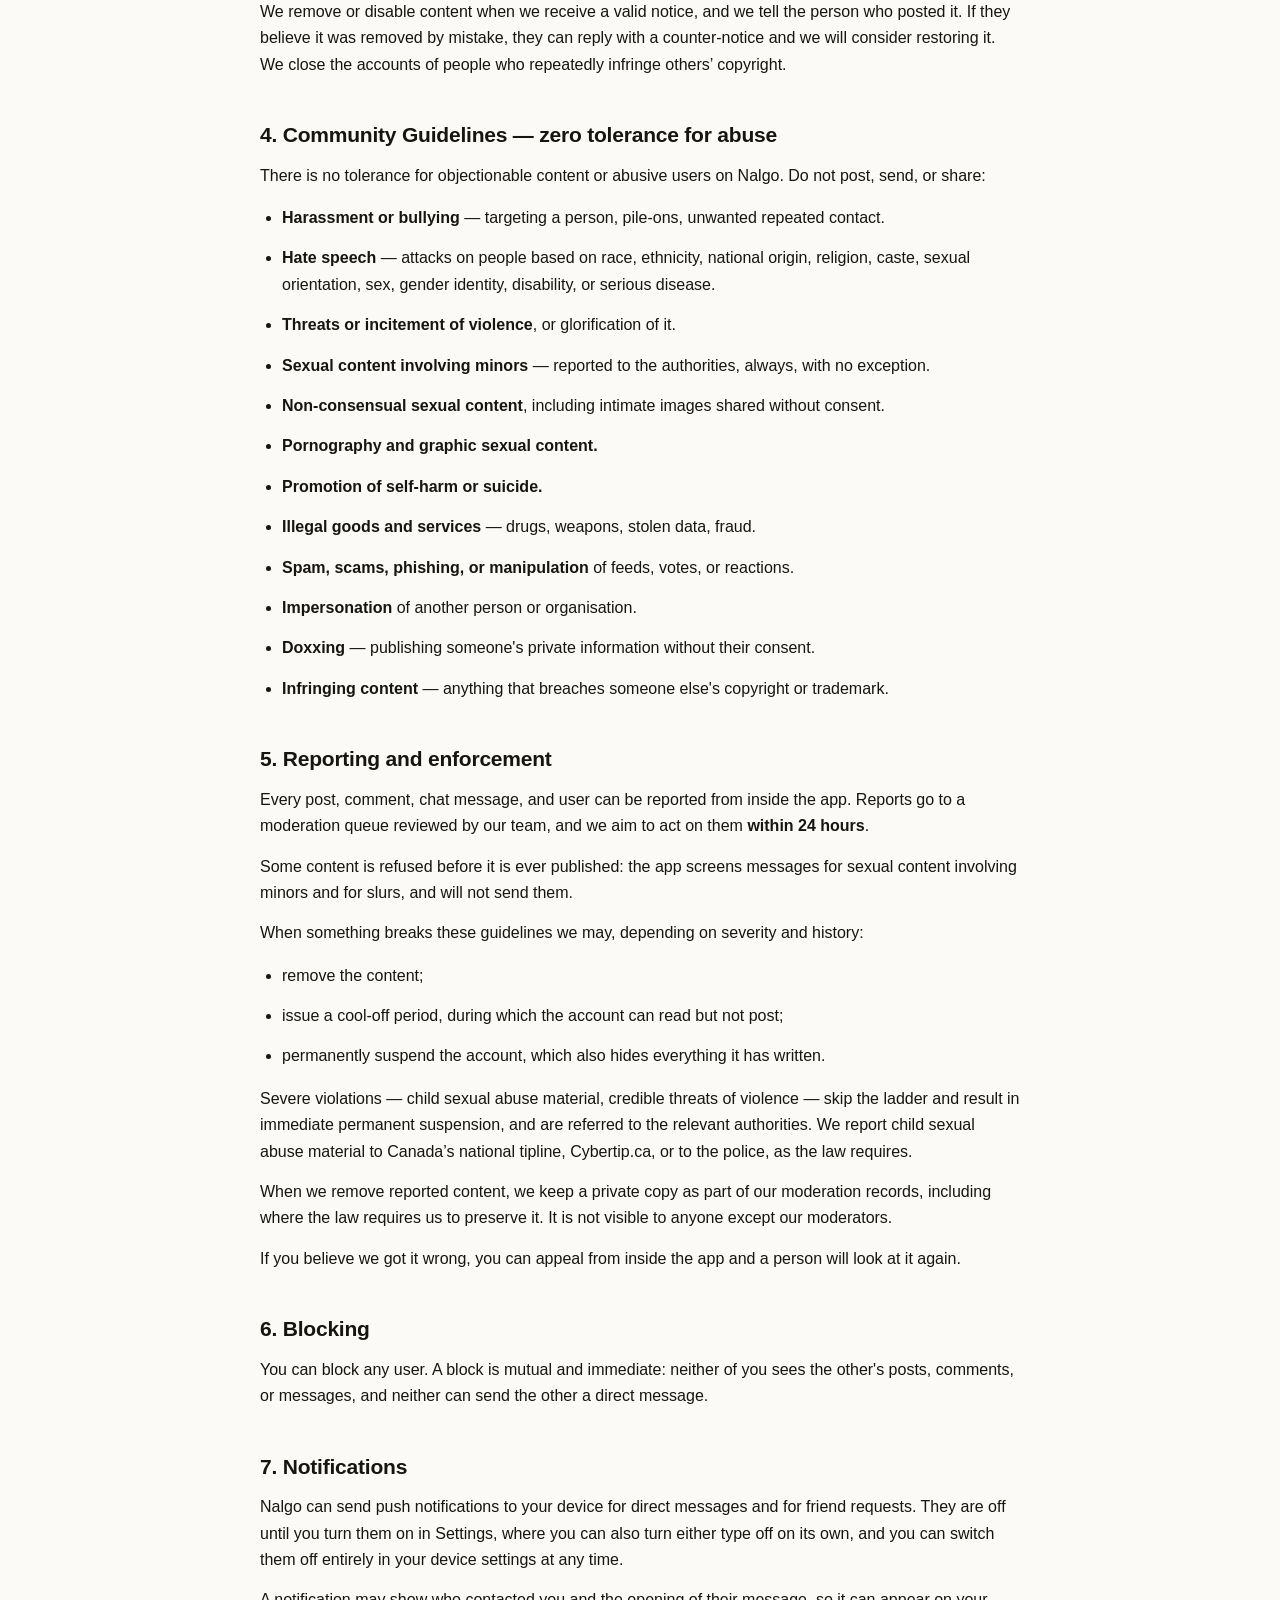
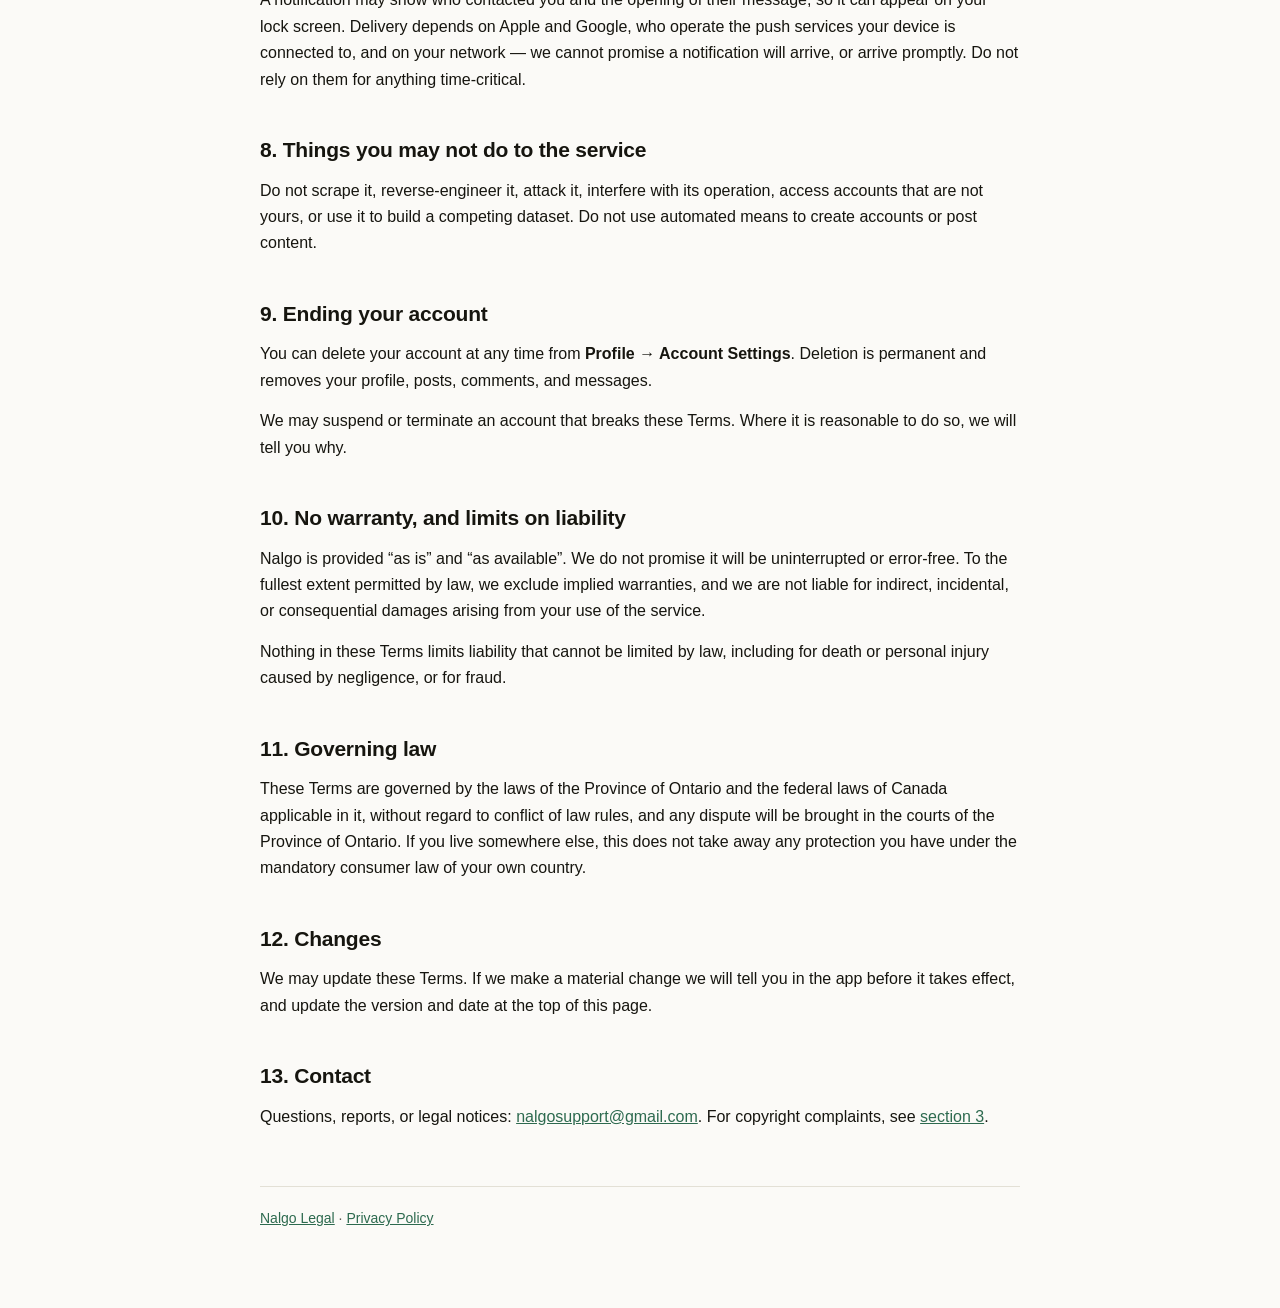
<file: terms.html>
<!doctype html>
<html lang="en">
<head>
<meta charset="utf-8">
<meta name="viewport" content="width=device-width, initial-scale=1">
<title>Nalgo — Terms of Service &amp; Community Guidelines</title>
<link rel="stylesheet" href="style.css">
</head>
<body>

<header>
  <a class="backlink" href="index.html">← Nalgo Legal</a>
  <h1>Terms of Service &amp; Community Guidelines</h1>
  <p class="lede">Version 1.4</p>
</header>

<main>
  <p class="updated">Last updated: 13 September 2026</p>

  <p>
    Nalgo (“we”, “us”) is operated by
    Ethan Toushek and Thomas Gaudet. By creating a Nalgo account
    you agree to these Terms. If you do not agree, do not create an account.
  </p>

  <h2>1. Who can use Nalgo</h2>
  <p>
    You must be at least 17 years old. We ask for your date of birth at sign-up.
    If we learn an account belongs to someone under 17, we delete it.
  </p>
  <p>
    Nalgo carries direct messaging and user-generated content, and we have set
    the age this high deliberately: we would rather not admit younger teenagers
    than admit them before the safety and moderation tooling around them is
    where it should be. If that changes, we will lower it and say so here.
  </p>
  <p>
    If you are in a country where the minimum age for consenting to data
    processing is higher than 17, you must be at least that age.
  </p>

  <h2>2. Your account</h2>
  <p>
    You are responsible for what happens under your account, including
    everything posted from it. Keep your password to yourself. One person, one
    account. Tell us at <a href="mailto:nalgosupport@gmail.com">nalgosupport@gmail.com</a>
    if you believe someone else has accessed your account.
  </p>

  <h2>3. Your content</h2>
  <p>
    You keep ownership of what you post. By posting, you grant us a
    non-exclusive, worldwide, royalty-free licence to store your content and
    display it to the people your post is addressed to — the public feed, a
    community, a Niche, or one other person in a direct message. This licence
    exists so that we can operate the service, and it ends when you delete the
    content or your account.
  </p>
  <p>
    <strong>Share links.</strong> Any Nalgo user can create a web link for a
    public community post — yours or anyone else's — and send it to someone who
    does not use Nalgo. Anyone who opens that link can read that one post
    without an account; they cannot reply, see other posts, see your profile, or
    reach anything else. This is possible because a community post is already
    readable by every signed-in Nalgo user. Treat such a link as public: anyone
    it is forwarded to can open it too. If someone links your post and you would
    rather they had not, you can revoke that link. Deleting the post, or
    switching it out of the public feed, also stops every link to it working.
    Inner Circle posts, Niche posts, and direct messages cannot be linked this
    way at all.
  </p>
  <p>
    Only post content that is yours to post, or that you have permission to
    share.
  </p>
  <p id="copyright">
    <strong>Copyright complaints.</strong> If you believe something on Nalgo
    infringes your copyright, email
    <a href="mailto:nalgosupport@gmail.com">nalgosupport@gmail.com</a> with
    “Copyright complaint” in the subject line and include:
  </p>
  <ul>
    <li>the work you believe is being infringed;</li>
    <li>where it appears on Nalgo — the post, the @handle, or a share link;</li>
    <li>your name and contact details;</li>
    <li>a statement that you believe in good faith the use is not authorised by
      you, your agent, or the law;</li>
    <li>a statement that the information in your notice is accurate and that
      you are the copyright owner or authorised to act for them; and</li>
    <li>your physical or electronic signature.</li>
  </ul>
  <p>
    We remove or disable content when we receive a valid notice, and we tell the
    person who posted it. If they believe it was removed by mistake, they can
    reply with a counter-notice and we will consider restoring it. We close the
    accounts of people who repeatedly infringe others’ copyright.
  </p>

  <h2>4. Community Guidelines — zero tolerance for abuse</h2>
  <p>
    There is no tolerance for objectionable content or abusive users on Nalgo.
    Do not post, send, or share:
  </p>
  <ul>
    <li><strong>Harassment or bullying</strong> — targeting a person, pile-ons, unwanted repeated contact.</li>
    <li><strong>Hate speech</strong> — attacks on people based on race, ethnicity, national origin, religion, caste, sexual orientation, sex, gender identity, disability, or serious disease.</li>
    <li><strong>Threats or incitement of violence</strong>, or glorification of it.</li>
    <li><strong>Sexual content involving minors</strong> — reported to the authorities, always, with no exception.</li>
    <li><strong>Non-consensual sexual content</strong>, including intimate images shared without consent.</li>
    <li><strong>Pornography and graphic sexual content.</strong></li>
    <li><strong>Promotion of self-harm or suicide.</strong></li>
    <li><strong>Illegal goods and services</strong> — drugs, weapons, stolen data, fraud.</li>
    <li><strong>Spam, scams, phishing, or manipulation</strong> of feeds, votes, or reactions.</li>
    <li><strong>Impersonation</strong> of another person or organisation.</li>
    <li><strong>Doxxing</strong> — publishing someone's private information without their consent.</li>
    <li><strong>Infringing content</strong> — anything that breaches someone else's copyright or trademark.</li>
  </ul>

  <h2>5. Reporting and enforcement</h2>
  <p>
    Every post, comment, chat message, and user can be reported from inside the
    app. Reports go to a moderation queue reviewed by our team, and we aim to
    act on them <strong>within 24 hours</strong>.
  </p>
  <p>
    Some content is refused before it is ever published: the app screens
    messages for sexual content involving minors and for slurs, and will not
    send them.
  </p>
  <p>
    When something breaks these guidelines we may, depending on severity and
    history:
  </p>
  <ul>
    <li>remove the content;</li>
    <li>issue a cool-off period, during which the account can read but not post;</li>
    <li>permanently suspend the account, which also hides everything it has written.</li>
  </ul>
  <p>
    Severe violations — child sexual abuse material, credible threats of
    violence — skip the ladder and result in immediate permanent suspension, and
    are referred to the relevant authorities. We report child sexual abuse
    material to Canada’s national tipline, Cybertip.ca, or to the police, as the
    law requires.
  </p>
  <p>
    When we remove reported content, we keep a private copy as part of our
    moderation records, including where the law requires us to preserve it. It
    is not visible to anyone except our moderators.
  </p>
  <p>
    If you believe we got it wrong, you can appeal from inside the app and a
    person will look at it again.
  </p>

  <h2>6. Blocking</h2>
  <p>
    You can block any user. A block is mutual and immediate: neither of you sees
    the other's posts, comments, or messages, and neither can send the other a
    direct message.
  </p>

  <h2>7. Notifications</h2>
  <p>
    Nalgo can send push notifications to your device for direct messages and
    for friend requests. They are off until you turn them on in Settings, where
    you can also turn either type off on its own, and you can switch them off
    entirely in your device settings at any time.
  </p>
  <p>
    A notification may show who contacted you and the opening of their message,
    so it can appear on your lock screen. Delivery depends on Apple and Google,
    who operate the push services your device is connected to, and on your
    network — we cannot promise a notification will arrive, or arrive promptly.
    Do not rely on them for anything time-critical.
  </p>

  <h2>8. Things you may not do to the service</h2>
  <p>
    Do not scrape it, reverse-engineer it, attack it, interfere with its
    operation, access accounts that are not yours, or use it to build a
    competing dataset. Do not use automated means to create accounts or post
    content.
  </p>

  <h2>9. Ending your account</h2>
  <p>
    You can delete your account at any time from
    <strong>Profile → Account Settings</strong>. Deletion is permanent and
    removes your profile, posts, comments, and messages.
  </p>
  <p>
    We may suspend or terminate an account that breaks these Terms. Where it is
    reasonable to do so, we will tell you why.
  </p>

  <h2>10. No warranty, and limits on liability</h2>
  <p>
    Nalgo is provided “as is” and “as available”. We do not promise it will be
    uninterrupted or error-free. To the fullest extent permitted by law, we
    exclude implied warranties, and we are not liable for indirect, incidental,
    or consequential damages arising from your use of the service.
  </p>
  <p>
    Nothing in these Terms limits liability that cannot be limited by law,
    including for death or personal injury caused by negligence, or for fraud.
  </p>

  <h2>11. Governing law</h2>
  <p>
    These Terms are governed by the laws of the Province of Ontario and the
    federal laws of Canada applicable in it, without regard to conflict of law
    rules, and any dispute will be brought in the courts of the Province of
    Ontario. If you live somewhere else, this does not take away any protection
    you have under the mandatory consumer law of your own country.
  </p>

  <h2>12. Changes</h2>
  <p>
    We may update these Terms. If we make a material change we will tell you in
    the app before it takes effect, and update the version and date at the top
    of this page.
  </p>

  <h2>13. Contact</h2>
  <p>
    Questions, reports, or legal notices:
    <a href="mailto:nalgosupport@gmail.com">nalgosupport@gmail.com</a>.
    For copyright complaints, see <a href="#copyright">section 3</a>.
  </p>
</main>

<footer>
  <p><a href="index.html">Nalgo Legal</a> · <a href="privacy.html">Privacy Policy</a></p>
</footer>

</body>
</html>
</file>
<file: style.css>
:root {
  --bg: #fbfaf7;
  --surface: #ffffff;
  --ink: #16150f;
  --muted: #5f5c52;
  --line: #e3e0d6;
  --accent: #2d6a4f;
  --todo-bg: #fff3cd;
  --todo-ink: #6b4e00;
  --todo-line: #e0c65a;
}

@media (prefers-color-scheme: dark) {
  :root {
    --bg: #14140f;
    --surface: #1d1d17;
    --ink: #f0eee6;
    --muted: #a09c8f;
    --line: #33322a;
    --accent: #7fc0a0;
    --todo-bg: #3a3113;
    --todo-ink: #f3d98a;
    --todo-line: #7a6524;
  }
}

* { box-sizing: border-box; }

html { -webkit-text-size-adjust: 100%; }

body {
  margin: 0;
  padding: 0 20px 64px;
  background: var(--bg);
  color: var(--ink);
  font: 16px/1.65 -apple-system, BlinkMacSystemFont, "Segoe UI", Roboto,
    "Helvetica Neue", Arial, sans-serif;
}

header, main, footer { max-width: 760px; margin: 0 auto; }

header {
  padding: 56px 0 28px;
  border-bottom: 1px solid var(--line);
  margin-bottom: 36px;
}

h1 {
  margin: 0;
  font-size: 34px;
  letter-spacing: -0.02em;
}

.lede { margin: 8px 0 0; color: var(--muted); }

h2 {
  margin: 40px 0 10px;
  font-size: 21px;
  letter-spacing: -0.01em;
}

h3 {
  margin: 28px 0 8px;
  font-size: 17px;
}

p, li { margin: 0 0 14px; }

ul { padding-left: 22px; }

a { color: var(--accent); }

a:hover { text-decoration: none; }

/* Index page document cards */
.cards {
  display: grid;
  gap: 14px;
  grid-template-columns: repeat(auto-fit, minmax(260px, 1fr));
  margin-bottom: 8px;
}

.card {
  display: block;
  padding: 20px;
  background: var(--surface);
  border: 1px solid var(--line);
  border-radius: 10px;
  text-decoration: none;
  color: inherit;
}

.card:hover { border-color: var(--accent); }

.card h2 { margin: 0 0 6px; font-size: 18px; color: var(--accent); }

.card p { margin: 0; color: var(--muted); font-size: 15px; }

/* Placeholders that still need a human decision before publishing. */
.todo {
  background: var(--todo-bg);
  color: var(--todo-ink);
  border: 1px solid var(--todo-line);
  border-radius: 4px;
  padding: 1px 6px;
  font-size: 0.92em;
  font-weight: 600;
  white-space: nowrap;
}

.updated {
  color: var(--muted);
  font-size: 15px;
  margin-bottom: 32px;
}

.backlink {
  display: inline-block;
  margin-bottom: 8px;
  font-size: 15px;
}

.callout {
  background: var(--surface);
  border: 1px solid var(--line);
  border-left: 3px solid var(--accent);
  border-radius: 8px;
  padding: 16px 18px;
  margin: 24px 0;
}

.callout p:last-child { margin-bottom: 0; }

footer {
  margin-top: 56px;
  padding-top: 20px;
  border-top: 1px solid var(--line);
  color: var(--muted);
  font-size: 14px;
}

table {
  width: 100%;
  border-collapse: collapse;
  margin: 0 0 20px;
  font-size: 15px;
}

th, td {
  text-align: left;
  vertical-align: top;
  padding: 10px 12px;
  border-bottom: 1px solid var(--line);
}

th { color: var(--muted); font-weight: 600; }

.table-wrap { overflow-x: auto; }
</file>
